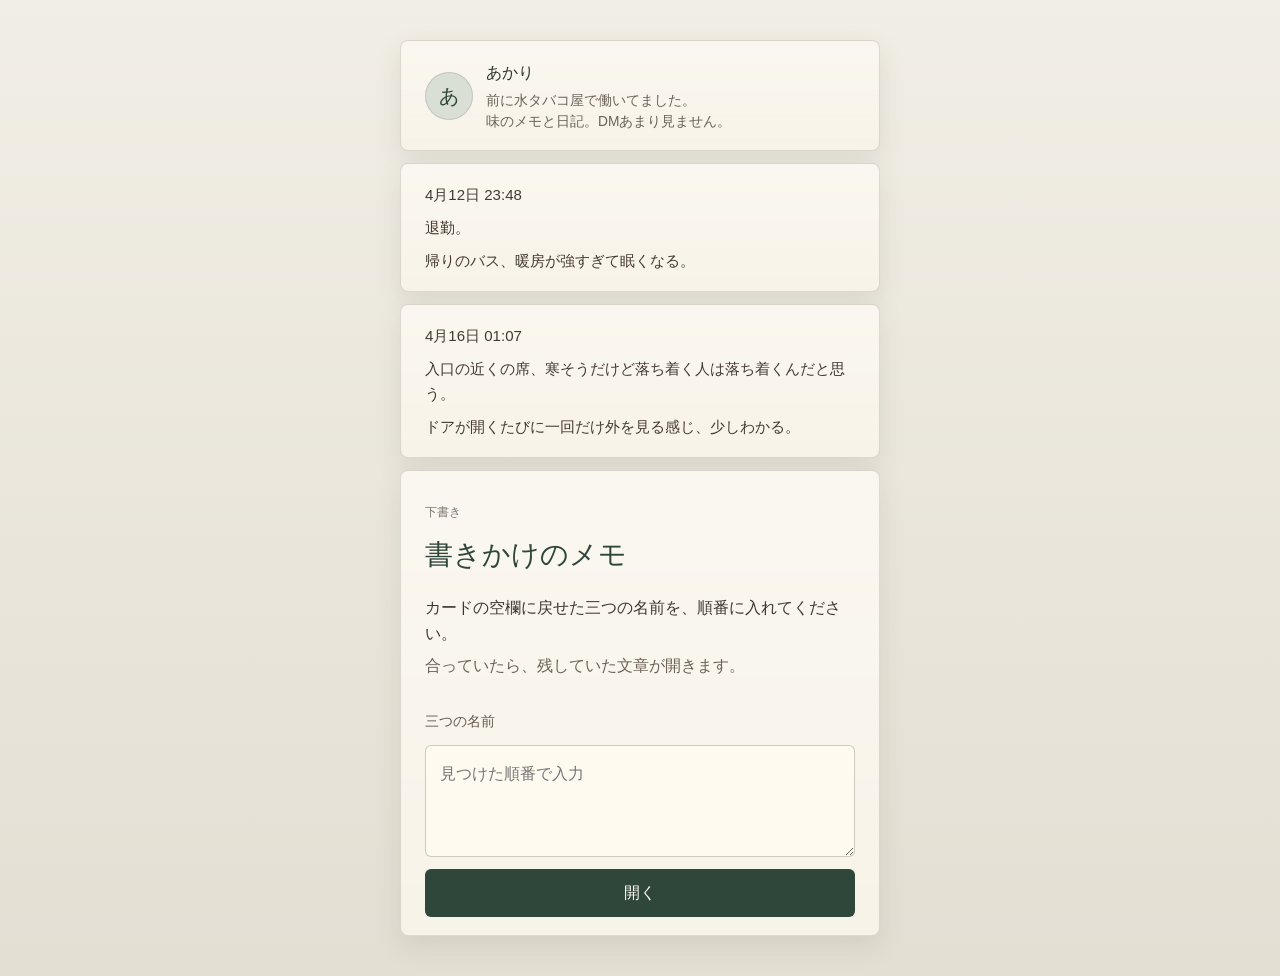
<file: index.html>
<!doctype html>
<html lang="ja">
  <head>
    <meta charset="UTF-8" />
    <meta name="viewport" content="width=device-width, initial-scale=1.0" />
    <meta name="theme-color" content="#ece8dc" />
    <title>あかりの日記</title>
    <script type="module" crossorigin src="./assets/main-QLGiFPJo.js"></script>
    <link rel="modulepreload" crossorigin href="./assets/client-BkQ48q9p.js">
    <link rel="stylesheet" crossorigin href="./assets/main-DXShZ8x6.css">
  </head>
  <body>
    <div id="root"></div>
  </body>
</html>
</file>
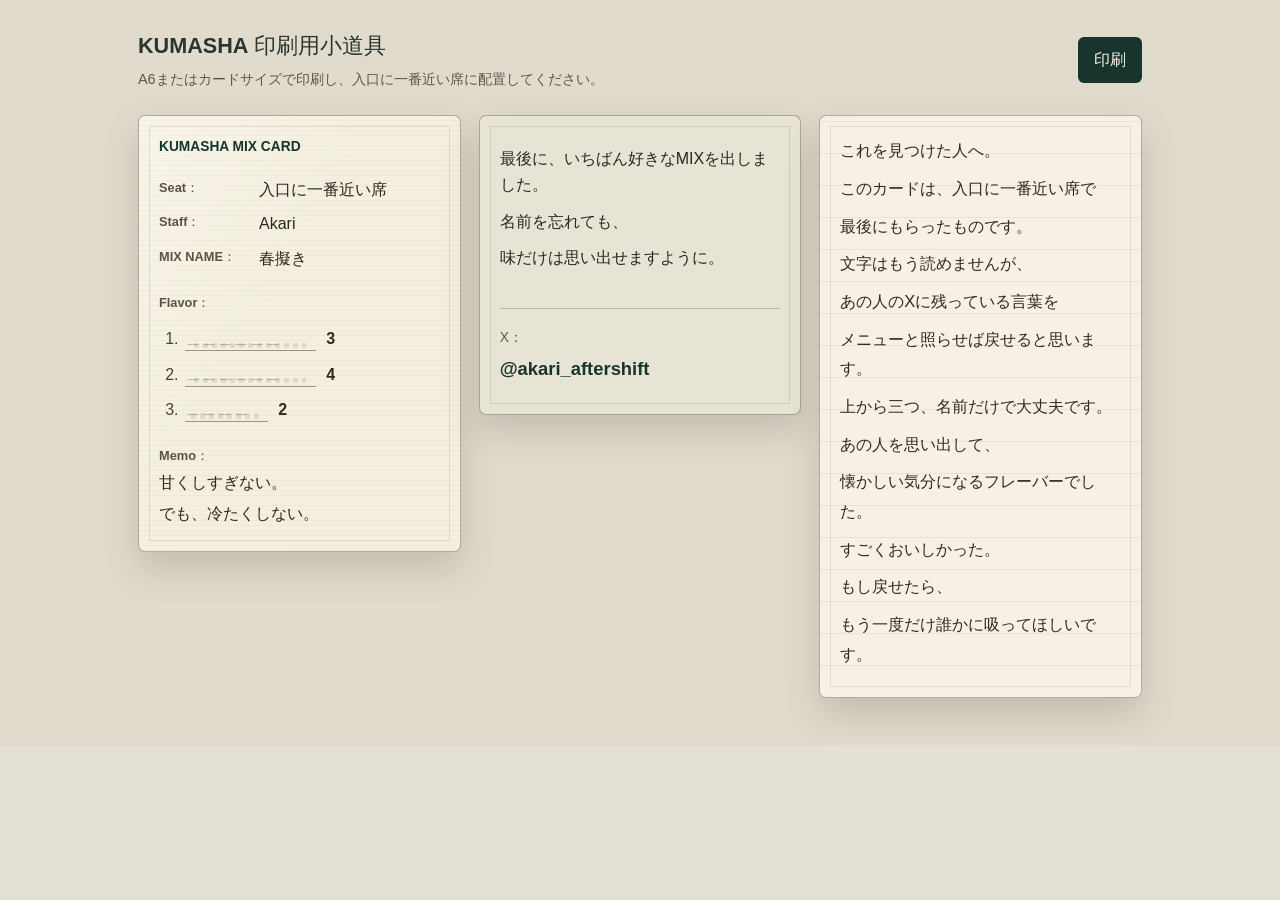
<file: print/index.html>
<!doctype html>
<html lang="ja">
  <head>
    <meta charset="UTF-8" />
    <meta name="viewport" content="width=device-width, initial-scale=1.0" />
    <meta name="theme-color" content="#f4efdf" />
    <title>KUMASHA Print Props</title>
    <script type="module" crossorigin src="../assets/print-BUJROWou.js"></script>
    <link rel="modulepreload" crossorigin href="../assets/client-BkQ48q9p.js">
    <link rel="stylesheet" crossorigin href="../assets/print-CBNqdgtk.css">
  </head>
  <body>
    <div id="root"></div>
  </body>
</html>
</file>
<file: assets/main-DXShZ8x6.css>
:root{color:#302923;background:#ece8dc;font-family:-apple-system,BlinkMacSystemFont,Hiragino Sans,Hiragino Kaku Gothic ProN,Yu Gothic,Meiryo,sans-serif;font-synthesis:none;line-height:1.7;text-rendering:optimizeLegibility;-webkit-font-smoothing:antialiased}*{box-sizing:border-box}body{min-width:320px;margin:0;background:linear-gradient(180deg,#ffffff42,#d2cdc257),#ece8dc}button,textarea{font:inherit}.app-shell{display:flex;min-height:100svh;align-items:stretch;justify-content:center;padding:18px 14px 34px}.diary-page{width:min(100%,480px)}.profile-header,.diary-entry,.answer-panel{border:1px solid rgba(88,77,64,.18);border-radius:8px;background:linear-gradient(180deg,#ffffff6b,#ffffff14),#f7f2e6;box-shadow:0 10px 28px #3d362c1a}.profile-header{display:grid;grid-template-columns:48px 1fr;gap:13px;align-items:center;padding:18px}.avatar{display:grid;width:48px;height:48px;place-items:center;border:1px solid rgba(61,72,58,.16);border-radius:50%;background:#d9dfd4;color:#2f463b;font-size:1.25rem}.account-name{margin:0 0 3px;color:#2e352f;font-size:1.02rem;font-weight:650}.profile-text{margin:0;color:#6a6258;font-size:.86rem;line-height:1.55}.diary-entry,.answer-panel{margin-top:12px;padding:18px}.diary-entry p{margin:0 0 7px;color:#443a31;font-size:.94rem}.diary-entry p:last-child{margin-bottom:0}.entry-date{color:#82786c;font-size:.78rem}h1{margin:3px 0 22px;color:#2f463b;font-size:1.55rem;font-weight:650;line-height:1.3}.lead,.sublead{margin:0;color:#40372f;font-size:.98rem}.sublead{margin-top:5px;color:#6c6257}.answer-form{display:grid;gap:12px;margin-top:30px}.answer-form label{color:#655b50;font-size:.86rem}.answer-form textarea{width:100%;min-height:112px;resize:vertical;border:1px solid rgba(83,73,61,.28);border-radius:6px;padding:14px;background:#fffaf0;color:#2f241d;outline:none}.answer-form textarea:focus{border-color:#82947b;box-shadow:0 0 0 3px #82947b2e}.answer-form button{min-height:48px;border:0;border-radius:6px;background:#2f463b;color:#fffaf0;cursor:pointer;font-weight:600}.answer-form button:active{transform:translateY(1px)}.error-message{margin:18px 0 0;padding:14px;border-left:3px solid #9b805c;background:#7e674c14;color:#4c4034;font-size:.93rem}.epilogue{margin-top:4px;color:#332b24;font-size:.98rem;line-height:2}.epilogue p{margin:0 0 10px}.spoken-line{margin:22px 0;padding:12px 0;border-top:1px solid rgba(77,67,55,.18);border-bottom:1px solid rgba(77,67,55,.18);color:#244138;font-size:1.08rem}@media(min-width:680px){.app-shell{padding-block:40px}.profile-header,.diary-entry,.answer-panel{padding-inline:24px}h1{font-size:1.78rem}}
</file>
<file: assets/print-CBNqdgtk.css>
:root{color:#2d271f;background:#e4e0d5;font-family:-apple-system,BlinkMacSystemFont,Hiragino Sans,Hiragino Kaku Gothic ProN,Yu Gothic,Meiryo,sans-serif;font-synthesis:none;line-height:1.65;text-rendering:optimizeLegibility;-webkit-font-smoothing:antialiased}*{box-sizing:border-box}body{min-width:320px;margin:0;background:linear-gradient(#ffffff38,#ffffff38),#d8d1c0}button{font:inherit}.print-page{width:min(100%,1040px);margin:0 auto;padding:28px 18px 48px}.print-toolbar{display:flex;gap:18px;align-items:center;justify-content:space-between;margin-bottom:24px;color:#2b352f}.print-toolbar h1{margin:0;font-size:1.35rem;font-weight:600}.print-toolbar p{margin:4px 0 0;color:#5f554a;font-size:.9rem}.print-toolbar button{flex:0 0 auto;border:0;border-radius:6px;padding:10px 16px;background:#18352d;color:#f9f2e4;cursor:pointer}.sheet-grid{display:grid;grid-template-columns:repeat(auto-fit,minmax(280px,1fr));gap:18px;align-items:start}.prop-card{position:relative;min-height:430px;overflow:hidden;border:1px solid rgba(55,45,33,.35);border-radius:7px;padding:20px;background:linear-gradient(120deg,rgba(255,255,255,.3),transparent 42%),repeating-linear-gradient(0deg,rgba(47,39,31,.03) 0 1px,transparent 1px 5px),#f4efdf;box-shadow:0 16px 36px #362d242e}.prop-card:after{position:absolute;top:10px;right:10px;bottom:10px;left:10px;border:1px solid rgba(70,58,45,.12);content:"";pointer-events:none}.card-kicker{margin:0 0 18px;color:#16362c;font-size:.86rem;font-weight:700}.card-fields{display:grid;gap:8px;margin:0 0 20px}.card-fields div{display:grid;grid-template-columns:92px 1fr;gap:8px}dt,.field-label{color:#5e5144;font-size:.8rem;font-weight:700}dd{margin:0}.flavor-area{margin:20px 0}.flavor-area ol{display:grid;gap:9px;margin:8px 0 0;padding-left:1.5em}.flavor-area li{padding-left:2px}.flavor-area li::marker{color:#4c4135}.flavor-area li b{display:inline-block;min-width:1.5em;margin-left:10px;color:#33291f;font-weight:600}.ghost-blank{display:inline-block;position:relative;height:1.42em;vertical-align:middle;color:#33291f57;line-height:1.1}.ghost-blank:before{position:absolute;inset:0 auto 0 0;width:100%;border-bottom:1px solid rgba(51,41,31,.45);content:""}.ghost-blank:after{position:absolute;right:8%;bottom:.22em;left:7%;height:.32em;background:repeating-linear-gradient(90deg,rgba(51,41,31,.2) 0 5px,transparent 5px 9px);content:"";filter:blur(.35px);opacity:.52}.ghost-blank.long{width:8.2em}.ghost-blank.short{width:5.2em}.memo-block{margin-top:22px}.memo-block p{margin:0 0 4px}.mix-back{display:flex;min-height:300px;flex-direction:column;justify-content:center;background:linear-gradient(#f4efdff0,#f4efdff0),#18352d}.mix-back p{margin:0 0 10px}.x-account{margin-top:26px;padding-top:18px;border-top:1px solid rgba(55,45,33,.24)}.x-account span{display:block;margin-bottom:5px;color:#5f554a;font-size:.86rem}.x-account strong{color:#18352d;font-size:1.15rem;font-weight:700}.customer-note{min-height:560px;background:repeating-linear-gradient(0deg,transparent 0 31px,rgba(36,68,58,.08) 31px 32px),#f6f1e4}.customer-note p{margin:0 0 8px;color:#312922;font-size:1.03rem;line-height:1.8}@media print{@page{size:A4;margin:10mm}:root,body{background:#fff}.print-page{width:auto;padding:0}.print-toolbar{display:none}.sheet-grid{display:grid;grid-template-columns:repeat(2,88mm);gap:8mm;align-items:start}.prop-card{width:88mm;min-height:126mm;break-inside:avoid;box-shadow:none;print-color-adjust:exact;-webkit-print-color-adjust:exact}.mix-back{min-height:88mm}.customer-note{grid-column:span 2;width:184mm;min-height:126mm}}
</file>
